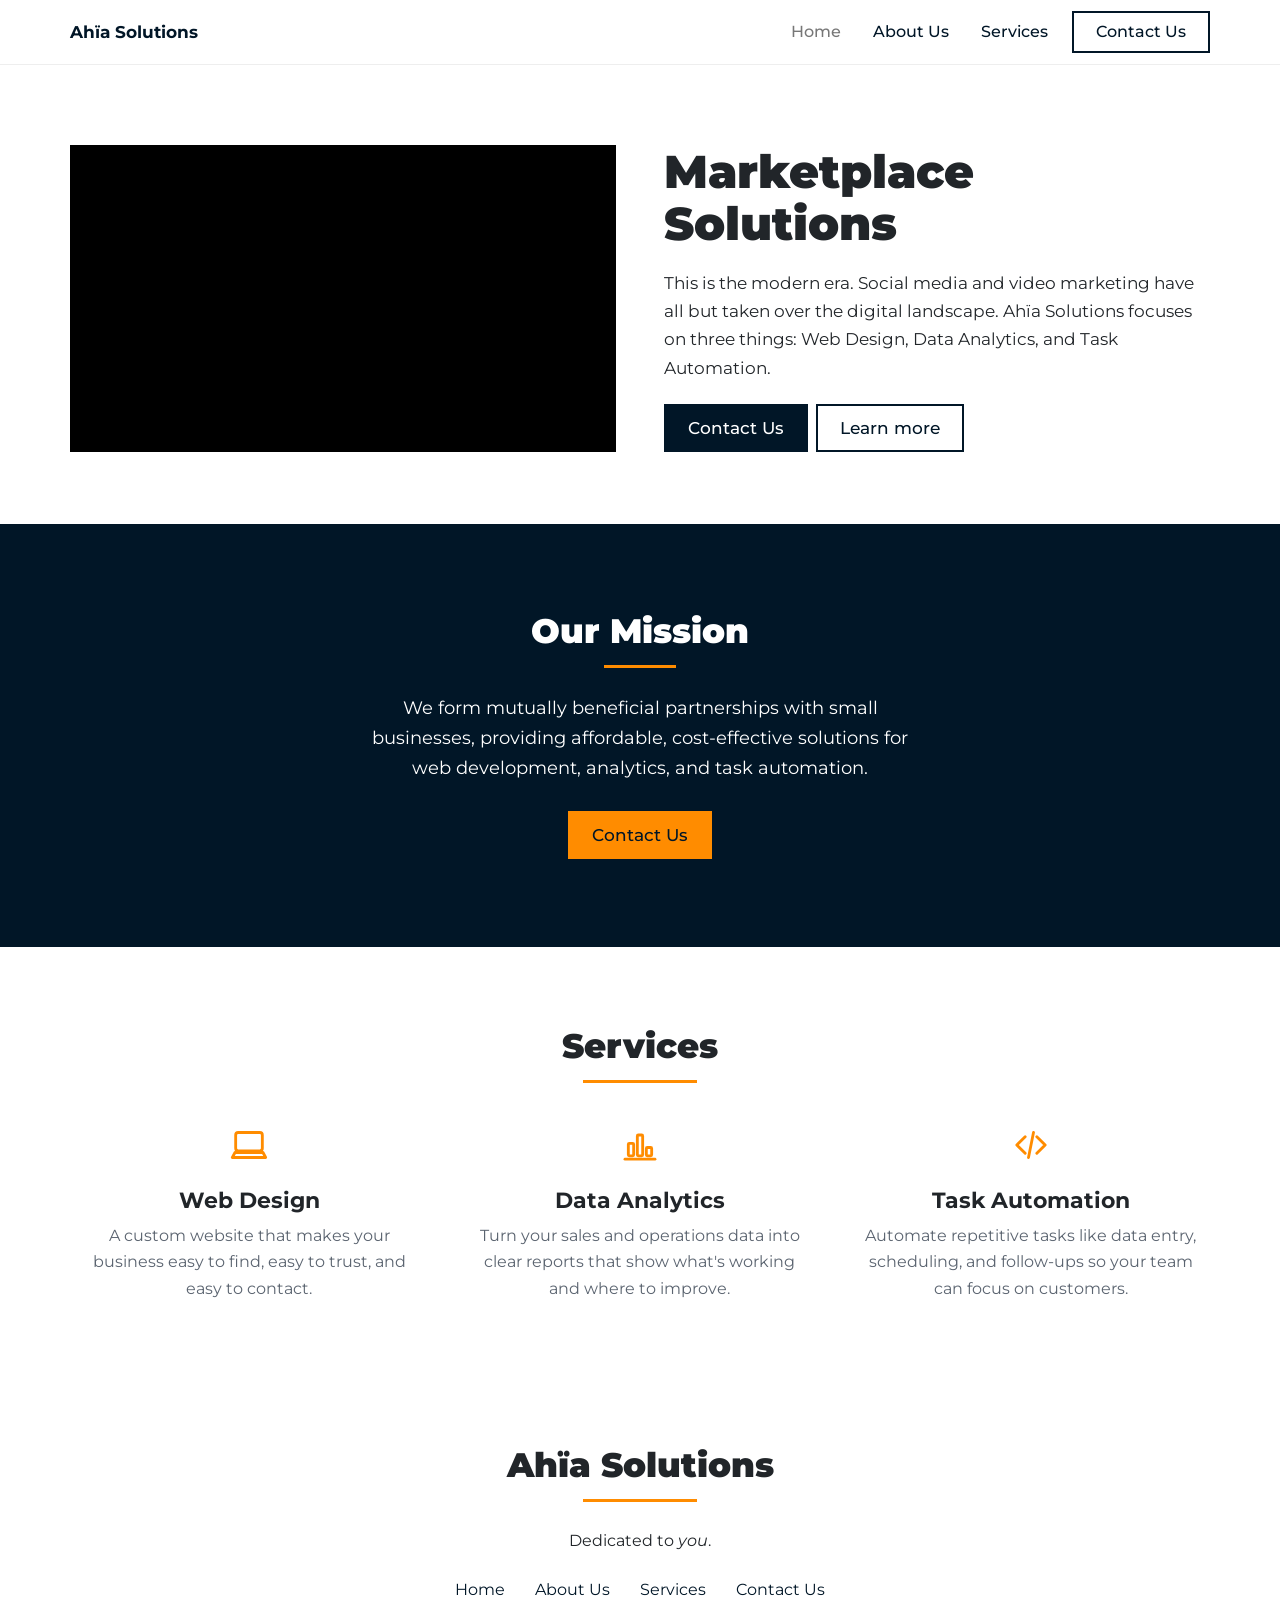
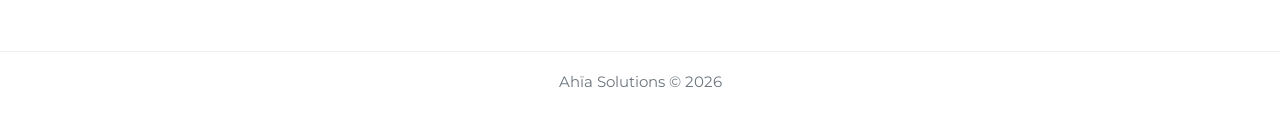
<file: index.html>
<!doctype html>
<html lang="en">
<head>
  <meta charset="utf-8">
  <meta name="viewport" content="width=device-width, initial-scale=1">
  <title>Ahïa Solutions</title>
  <meta name="description" content="Ahïa Solutions: web design, data analytics and task automation for small businesses.">
  <meta name="theme-color" content="#011627">
  <link rel="canonical" href="https://ahiasolutions.com/">
  <meta property="og:type" content="website">
  <meta property="og:title" content="Ahïa Solutions">
  <meta property="og:description" content="Ahïa Solutions: web design, data analytics and task automation for small businesses.">
  <meta property="og:image" content="https://ahiasolutions.com/img/socialmediaimg.png">
  <meta name="twitter:card" content="summary_large_image">
  <link rel="apple-touch-icon" sizes="180x180" href="apple-touch-icon.png">
  <link rel="icon" type="image/png" sizes="32x32" href="favicon-32x32.png">
  <link rel="icon" type="image/png" sizes="16x16" href="favicon-16x16.png">
  <link rel="manifest" href="site.webmanifest">
  <link rel="preconnect" href="https://fonts.googleapis.com">
  <link rel="preconnect" href="https://fonts.gstatic.com" crossorigin>
  <link href="https://fonts.googleapis.com/css2?family=Montserrat:wght@400;500;700;800;900&display=swap" rel="stylesheet">
  <link rel="stylesheet" href="assets/css/site.css">
</head>
<body data-page="home">
  <div id="site-header" class="nav"></div>
  <main id="app"><p class="container loading">Loading…</p></main>
  <div id="site-footer"></div>
  <noscript><p class="container">Ahïa Solutions: Web Design, Data Analytics and Task Automation. <a href="contact.html">Contact us</a>.</p></noscript>
  <script src="assets/js/common.js"></script>
  <script src="assets/js/site.js"></script>
</body>
</html>
</file>
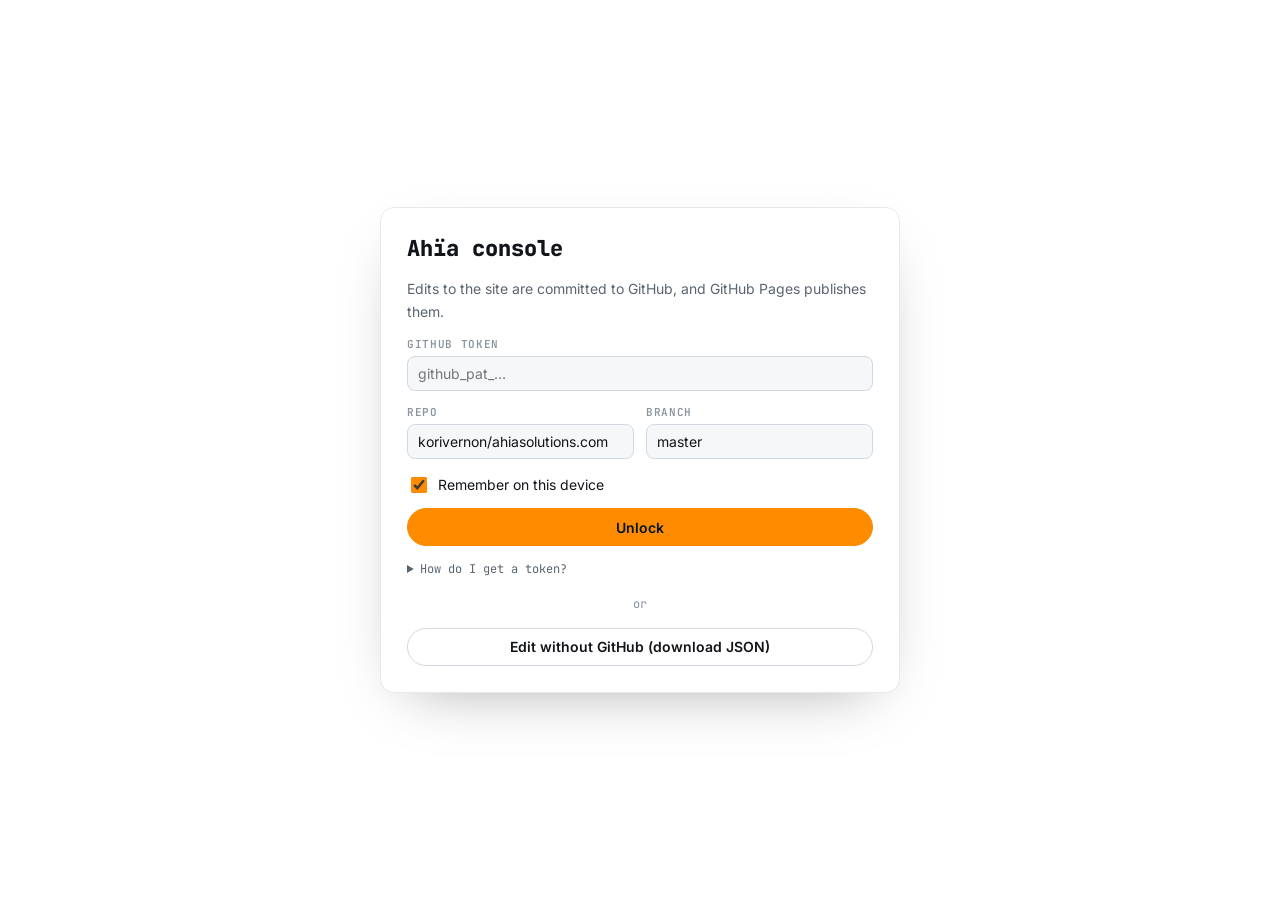
<file: admin/index.html>
<!doctype html>
<html lang="en">
<head>
  <meta charset="utf-8">
  <meta name="viewport" content="width=device-width, initial-scale=1, viewport-fit=cover">
  <meta name="theme-color" content="#011627">
  <meta name="apple-mobile-web-app-capable" content="yes">
  <meta name="mobile-web-app-capable" content="yes">
  <meta name="apple-mobile-web-app-status-bar-style" content="black-translucent">
  <meta name="apple-mobile-web-app-title" content="Ahïa Admin">
  <link rel="manifest" href="manifest.webmanifest">
  <link rel="apple-touch-icon" href="../apple-touch-icon.png">
  <meta name="robots" content="noindex, nofollow, noarchive">
  <meta name="referrer" content="no-referrer">
  <title>Ahïa Console</title>
  <link rel="icon" type="image/png" sizes="32x32" href="../favicon-32x32.png">
  <link rel="preconnect" href="https://fonts.googleapis.com">
  <link rel="preconnect" href="https://fonts.gstatic.com" crossorigin>
  <link href="https://fonts.googleapis.com/css2?family=Inter:wght@400;500;600;700;800&family=JetBrains+Mono:wght@400;500;700&display=swap" rel="stylesheet">
  <link rel="stylesheet" href="base.css">
  <link rel="stylesheet" href="../assets/css/admin.css">
  <script>
    try { var t = localStorage.getItem('ksv:theme'); if (t) document.documentElement.dataset.theme = t; } catch (e) {}
    window.KSV_BASE = '../';
  </script>
</head>
<body class="admin">
  <div id="root"><p class="wrap loading mono">&gt; console booting<span class="cursor">▍</span></p></div>
  <dialog id="modal" class="modal"></dialog>
  <div id="toast" class="toast" role="status" aria-live="polite"></div>
  <script src="../assets/js/common.js"></script>
  <script src="../assets/js/admin.js"></script>
</body>
</html>
</file>
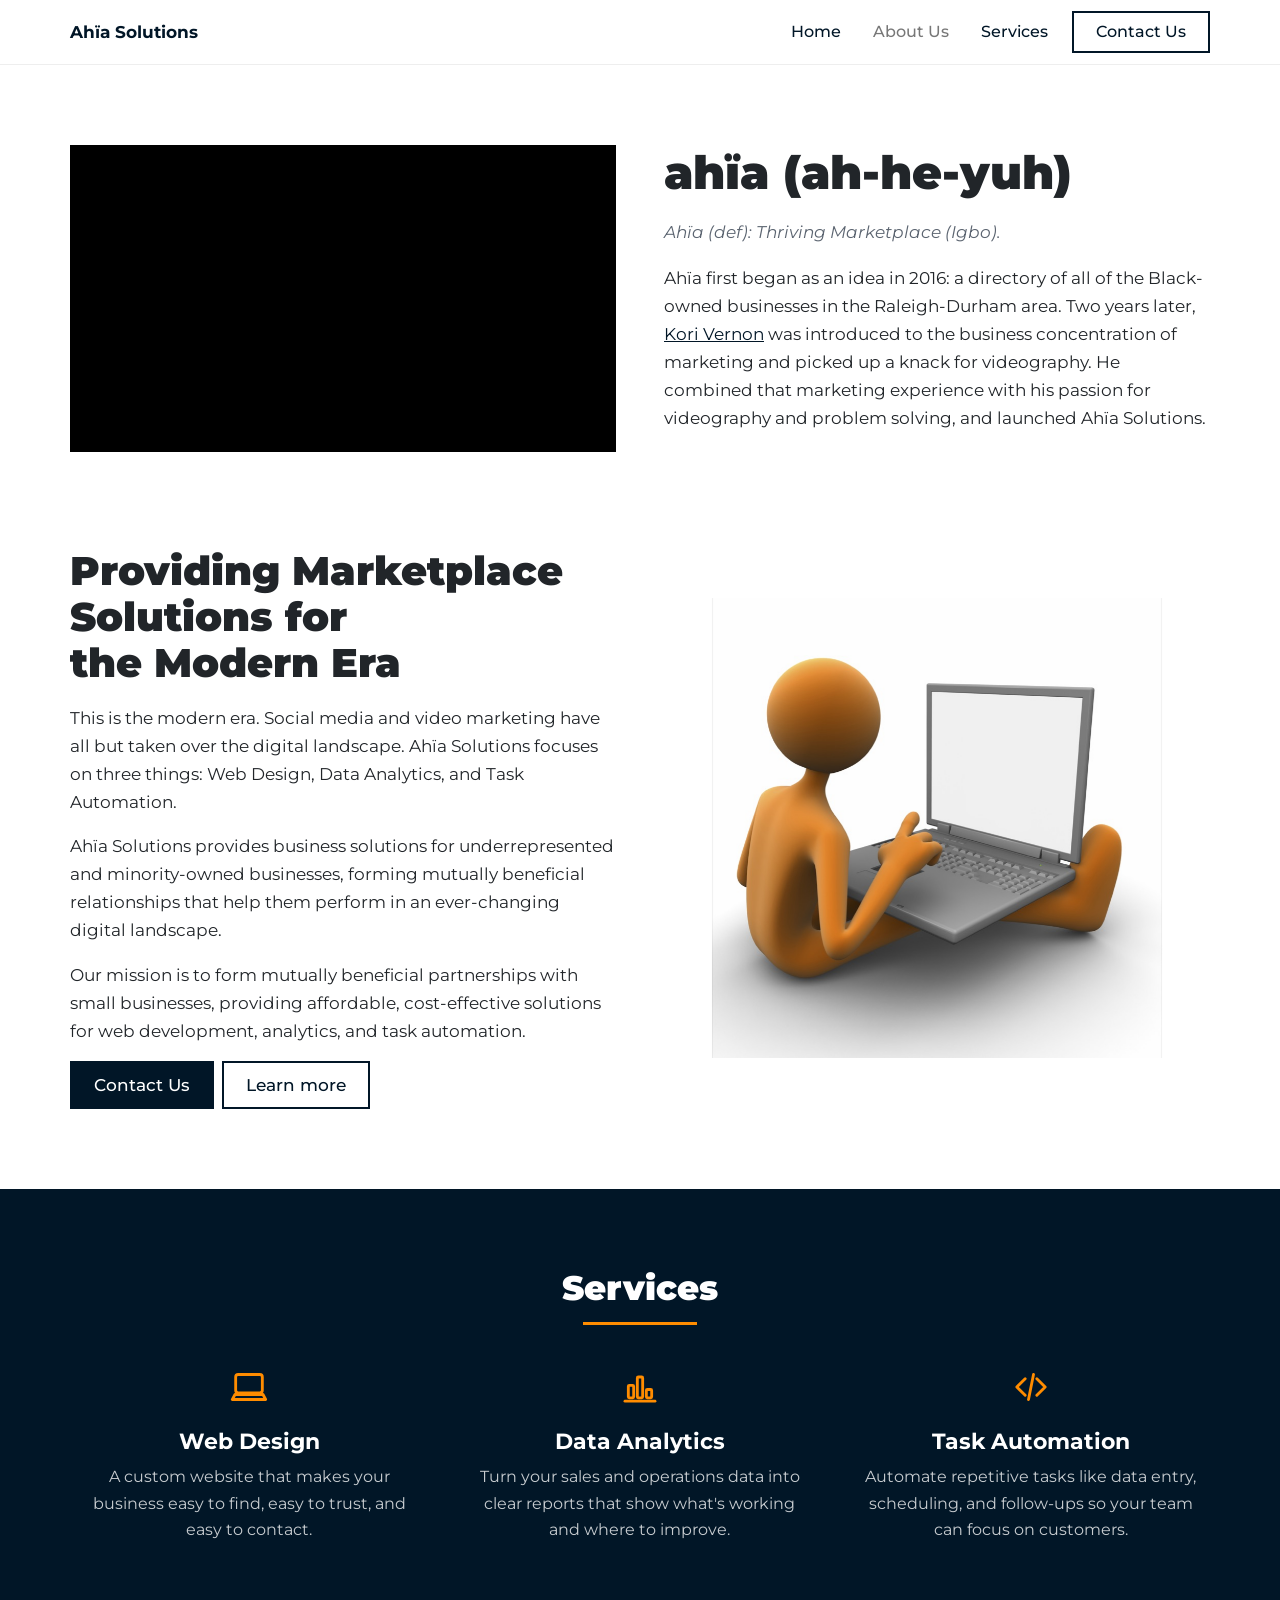
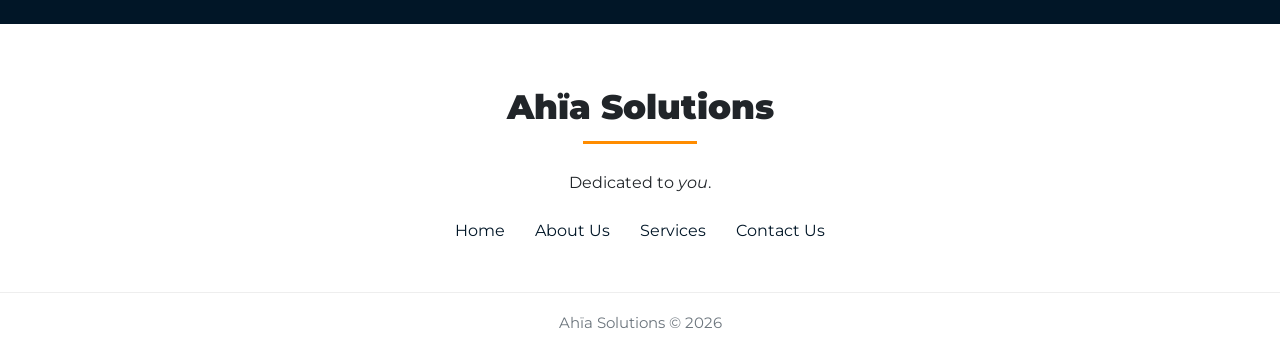
<file: about.html>
<!doctype html>
<html lang="en">
<head>
  <meta charset="utf-8">
  <meta name="viewport" content="width=device-width, initial-scale=1">
  <title>About Us · Ahïa Solutions</title>
  <meta name="description" content="The story behind Ahïa Solutions, from a Raleigh-Durham directory idea to marketplace solutions for small businesses.">
  <meta name="theme-color" content="#011627">
  <link rel="canonical" href="https://ahiasolutions.com/about.html">
  <meta property="og:type" content="website">
  <meta property="og:title" content="About Us · Ahïa Solutions">
  <meta property="og:description" content="The story behind Ahïa Solutions, from a Raleigh-Durham directory idea to marketplace solutions for small businesses.">
  <meta property="og:image" content="https://ahiasolutions.com/img/socialmediaimg.png">
  <meta name="twitter:card" content="summary_large_image">
  <link rel="apple-touch-icon" sizes="180x180" href="apple-touch-icon.png">
  <link rel="icon" type="image/png" sizes="32x32" href="favicon-32x32.png">
  <link rel="icon" type="image/png" sizes="16x16" href="favicon-16x16.png">
  <link rel="manifest" href="site.webmanifest">
  <link rel="preconnect" href="https://fonts.googleapis.com">
  <link rel="preconnect" href="https://fonts.gstatic.com" crossorigin>
  <link href="https://fonts.googleapis.com/css2?family=Montserrat:wght@400;500;700;800;900&display=swap" rel="stylesheet">
  <link rel="stylesheet" href="assets/css/site.css">
</head>
<body data-page="about">
  <div id="site-header" class="nav"></div>
  <main id="app"><p class="container loading">Loading…</p></main>
  <div id="site-footer"></div>
  <noscript><p class="container">Ahïa Solutions: Web Design, Data Analytics and Task Automation. <a href="contact.html">Contact us</a>.</p></noscript>
  <script src="assets/js/common.js"></script>
  <script src="assets/js/site.js"></script>
</body>
</html>
</file>
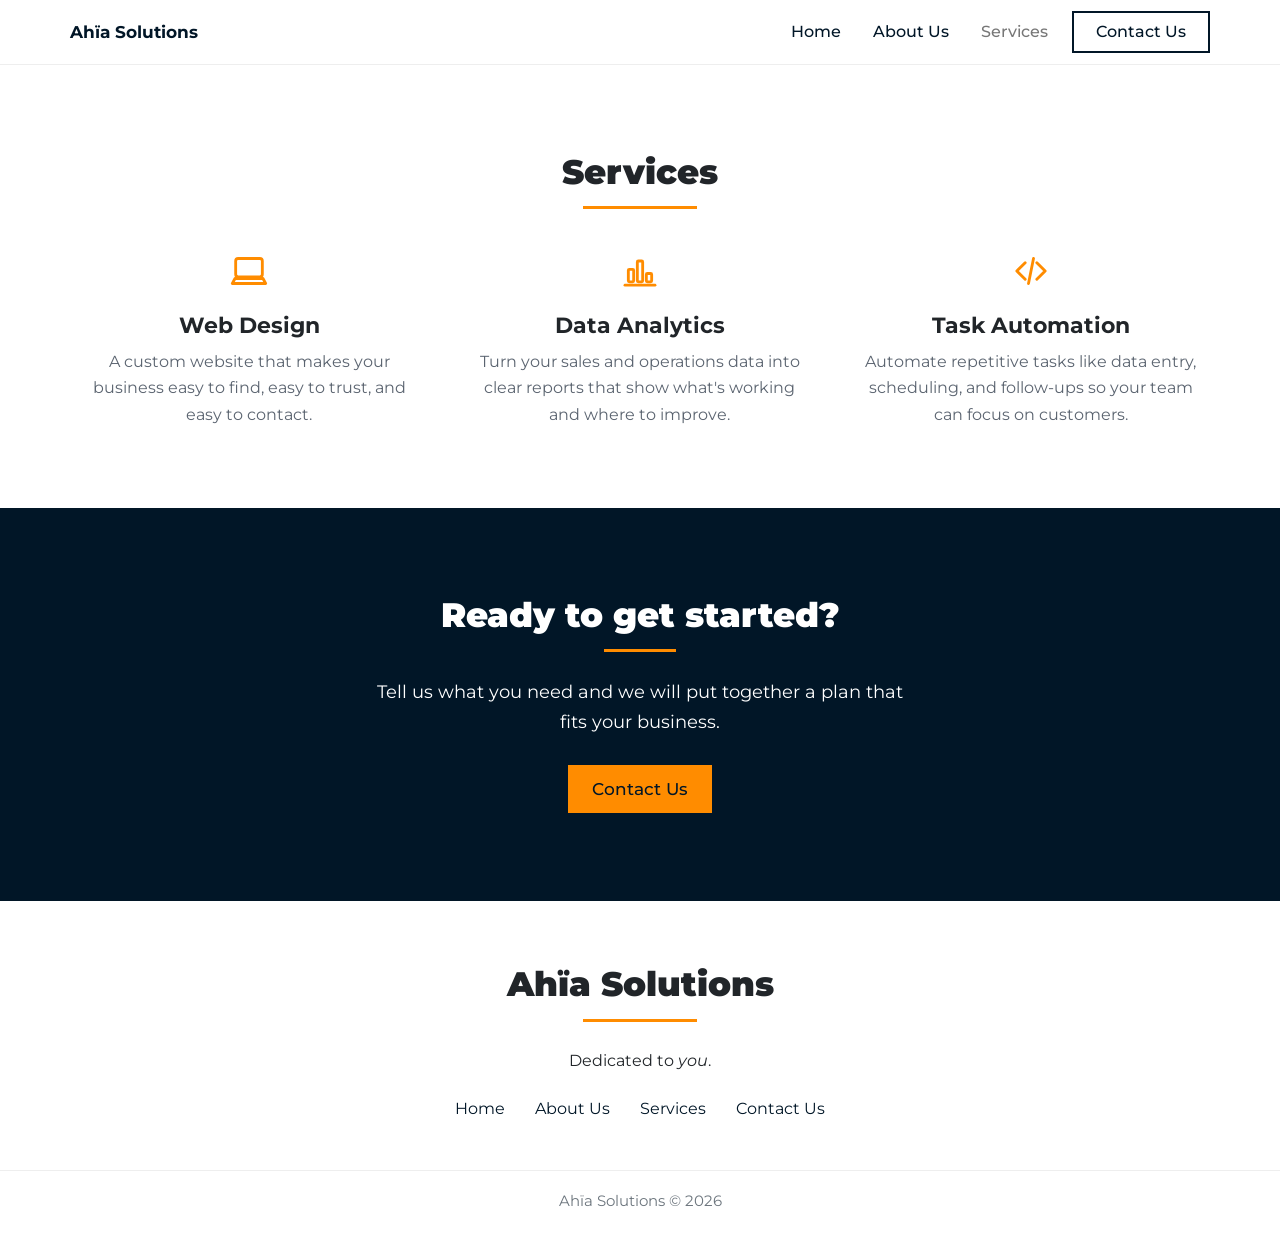
<file: services.html>
<!doctype html>
<html lang="en">
<head>
  <meta charset="utf-8">
  <meta name="viewport" content="width=device-width, initial-scale=1">
  <title>Services · Ahïa Solutions</title>
  <meta name="description" content="Web design, data analytics and task automation for small businesses.">
  <meta name="theme-color" content="#011627">
  <link rel="canonical" href="https://ahiasolutions.com/services.html">
  <meta property="og:type" content="website">
  <meta property="og:title" content="Services · Ahïa Solutions">
  <meta property="og:description" content="Web design, data analytics and task automation for small businesses.">
  <meta property="og:image" content="https://ahiasolutions.com/img/socialmediaimg.png">
  <meta name="twitter:card" content="summary_large_image">
  <link rel="apple-touch-icon" sizes="180x180" href="apple-touch-icon.png">
  <link rel="icon" type="image/png" sizes="32x32" href="favicon-32x32.png">
  <link rel="icon" type="image/png" sizes="16x16" href="favicon-16x16.png">
  <link rel="manifest" href="site.webmanifest">
  <link rel="preconnect" href="https://fonts.googleapis.com">
  <link rel="preconnect" href="https://fonts.gstatic.com" crossorigin>
  <link href="https://fonts.googleapis.com/css2?family=Montserrat:wght@400;500;700;800;900&display=swap" rel="stylesheet">
  <link rel="stylesheet" href="assets/css/site.css">
</head>
<body data-page="services">
  <div id="site-header" class="nav"></div>
  <main id="app"><p class="container loading">Loading…</p></main>
  <div id="site-footer"></div>
  <noscript><p class="container">Ahïa Solutions: Web Design, Data Analytics and Task Automation. <a href="contact.html">Contact us</a>.</p></noscript>
  <script src="assets/js/common.js"></script>
  <script src="assets/js/site.js"></script>
</body>
</html>
</file>
<file: admin/base.css>
:root {
  --bg: #ffffff;
  --bg-2: #f5f7f9;
  --panel: #ffffff;
  --panel-2: #f3f5f8;
  --line: #e5e9ee;
  --line-2: #d3d9e0;
  --text: #111418;
  --muted: #5a6470;
  --faint: #8b949e;
  --accent: var(--accent-custom, #0bb5c9);
  --accent-ink: #ffffff;
  --live: #109a5c;
  --amber: #b97700;
  --blue: #1f6fd1;
  --down: #d92d3f;
  --radius: 12px;
  --mono: "JetBrains Mono", ui-monospace, SFMono-Regular, Menlo, monospace;
  --sans: Inter, system-ui, -apple-system, "Segoe UI", sans-serif;
  --nav-h: 56px;
  --logo-ink: #1f2328;
  color-scheme: light;
}
@media (prefers-color-scheme: dark) {
  :root:not([data-theme="light"]) {
    --bg: #0b0d10; --bg-2: #11151a; --panel: #12161b; --panel-2: #181d23; --line: #222a33; --line-2: #2e3742;
    --text: #e8edf2; --muted: #9aa5b1; --faint: #6b7682; --accent: var(--accent-custom, #2fd3e6); --accent-ink: #001417;
    --live: #2ecc85; --amber: #ffb020; --blue: #5aa9ff; --down: #ff5c6c; --logo-ink: #e8edf2;
    color-scheme: dark;
  }
}
:root[data-theme="dark"] {
  --bg: #0b0d10; --bg-2: #11151a; --panel: #12161b; --panel-2: #181d23; --line: #222a33; --line-2: #2e3742;
  --text: #e8edf2; --muted: #9aa5b1; --faint: #6b7682; --accent: var(--accent-custom, #2fd3e6); --accent-ink: #001417;
  --live: #2ecc85; --amber: #ffb020; --blue: #5aa9ff; --down: #ff5c6c; --logo-ink: #e8edf2;
  color-scheme: dark;
}

* { box-sizing: border-box; }
html { scroll-behavior: smooth; scroll-padding-top: calc(var(--nav-h) + 16px); }
body { margin: 0; background: var(--bg); color: var(--text); font: 16px/1.65 var(--sans); -webkit-font-smoothing: antialiased; }
a { color: inherit; text-decoration-color: color-mix(in srgb, var(--accent) 60%, transparent); text-underline-offset: 3px; }
a:hover { color: var(--accent); }
img { max-width: 100%; display: block; }
.mono, code { font-family: var(--mono); }
code { font-size: .88em; background: var(--panel-2); border: 1px solid var(--line); padding: 1px 5px; border-radius: 5px; }
button { font: inherit; color: inherit; }
:focus-visible { outline: 2px solid var(--accent); outline-offset: 2px; border-radius: 4px; }

.wrap { width: min(860px, 100% - 32px); margin-inline: auto; }
.skip { position: absolute; left: -999px; }
.skip:focus { left: 16px; top: 8px; z-index: 100; background: var(--panel); padding: 6px 10px; }
.loading { padding: 120px 0; color: var(--muted); text-align: center; }
.cursor { animation: blink 1s steps(1) infinite; color: var(--accent); }
@keyframes blink { 50% { opacity: 0; } }
.tape { display: none; }
.sr-only { position: absolute; width: 1px; height: 1px; overflow: hidden; clip: rect(0 0 0 0); white-space: nowrap; }
.nav-links a[hidden] { display: none; }

/* ---------- nav ---------- */
.nav { position: sticky; top: 0; z-index: 20; height: var(--nav-h); background: color-mix(in srgb, var(--bg) 88%, transparent); backdrop-filter: blur(10px); border-bottom: 1px solid var(--line); }
.nav-inner { display: flex; align-items: center; gap: 18px; height: 100%; }
.nav-links { display: flex; gap: 20px; font-size: 14px; font-weight: 500; overflow-x: auto; scrollbar-width: none; min-width: 0; flex: 1; }
.nav-tools { display: flex; align-items: center; gap: 14px; flex-shrink: 0; margin-left: auto; }
.nav-side:empty { display: none; }
/* Desktop: full-width bar; section links centered, More and the theme toggle on the right edge. */
@media (min-width: 900px) {
  .nav .nav-inner { width: calc(100% - 48px); display: grid; grid-template-columns: 1fr auto 1fr; }
  .nav-side:empty { display: block; }
  .nav-links { justify-content: center; overflow: visible; }
  .nav-tools { justify-self: end; margin-left: 0; }
  .nav-home, .nav-side { justify-self: start; }
}
.nav-links a { text-decoration: none; white-space: nowrap; color: var(--muted); }
.nav-links a:hover { color: var(--text); }
.more-menu { position: relative; flex-shrink: 0; }
.more-btn { background: none; border: 0; cursor: pointer; font-size: 14px; font-weight: 500; color: var(--muted); padding: 6px 2px; }
.more-btn:hover, .more-btn[aria-expanded="true"] { color: var(--text); }
.more-panel { position: absolute; right: 0; top: calc(100% + 8px); min-width: 180px; display: grid; padding: 6px; background: var(--panel); border: 1px solid var(--line-2); border-radius: 10px; box-shadow: 0 12px 32px -12px rgba(0,0,0,.25); z-index: 30; }
.more-panel a { padding: 8px 10px; border-radius: 6px; text-decoration: none; font-size: 14px; color: var(--text); }
.more-panel a:hover { background: var(--panel-2); color: var(--accent); }
.icon-btn { background: none; border: 1px solid var(--line-2); border-radius: 8px; height: 32px; min-width: 32px; cursor: pointer; color: var(--muted); flex-shrink: 0; }
.icon-btn:hover { color: var(--text); border-color: var(--accent); }

/* ---------- hero / about ---------- */
.hero { text-align: center; padding: 44px 0 8px; position: relative; }
.logo { display: block; margin: 0 auto 16px; width: 132px; }
.logo img, .logo svg { display: block; width: 100%; height: auto; }
.name { font-size: clamp(34px, 6vw, 48px); line-height: 1.1; letter-spacing: -.02em; margin: 0 0 6px; font-weight: 800; }
.headline { margin: 0; color: var(--muted); font-size: 18px; }
.typed { color: var(--accent); font-size: 20px; min-height: 1.6em; margin: 0 0 22px; }
.photo { width: 240px; height: 240px; border-radius: 50%; object-fit: cover; margin: 0 auto 18px; background: var(--bg-2); }
.hero-links { display: flex; flex-wrap: wrap; gap: 6px; justify-content: center; margin-bottom: 32px; }
.icon-link { display: inline-grid; place-items: center; width: 44px; height: 44px; border-radius: 50%; color: var(--text); text-decoration: none; transition: color .15s, background .15s; }
.icon-link svg { width: 24px; height: 24px; }
.icon-link:hover { color: var(--accent); background: var(--panel-2); }
.bio { text-align: left; color: var(--muted); font-size: 17px; max-width: 70ch; margin: 0 auto; }
.bio p { margin: 0 0 14px; }

/* ---------- sections ---------- */
section.block { padding: 56px 0 0; position: relative; }
.sec-title { text-align: center; font-size: 30px; font-weight: 800; letter-spacing: -.015em; margin: 0 0 10px; }
.heading-line { width: 56px; height: 3px; border-radius: 3px; background: var(--accent); margin: 0 auto 28px; }

.sec-img { display: block; width: min(560px, 100%); height: auto; margin: 0 auto 24px; border-radius: var(--radius); }

/* featured project cards */
.featured { display: grid; grid-template-columns: repeat(2, 1fr); gap: 14px; margin-bottom: 26px; }
.card { position: relative; background: var(--panel); border: 1px solid var(--line); border-radius: var(--radius); padding: 18px; transition: border-color .15s, box-shadow .15s; }
.card:hover { border-color: color-mix(in srgb, var(--accent) 55%, var(--line)); box-shadow: 0 8px 24px -16px color-mix(in srgb, var(--accent) 60%, transparent); }
.card .img { margin: -18px -18px 14px; aspect-ratio: 16/7; overflow: hidden; border-radius: var(--radius) var(--radius) 0 0; background: var(--bg-2); }
.card .img img { width: 100%; height: 100%; object-fit: cover; }
.card-top { display: flex; justify-content: space-between; align-items: center; gap: 10px; }
.card h3 { margin: 0; font-size: 18px; flex: 1; min-width: 0; }
.picon { width: 40px; height: 40px; border-radius: 10px; flex-shrink: 0; object-fit: cover; }
.picon.sm { width: 22px; height: 22px; border-radius: 6px; display: inline-block; vertical-align: -5px; margin-right: 8px; }
.card-top { justify-content: flex-start; }
.card p { color: var(--muted); margin: 6px 0 12px; font-size: 15px; }
.tags { display: flex; flex-wrap: wrap; gap: 6px; align-items: center; }
.tag { font: 500 11.5px var(--mono); color: var(--muted); background: var(--panel-2); border-radius: 6px; padding: 2px 8px; }
.links { display: flex; gap: 14px; margin-top: 12px; font-size: 13.5px; font-weight: 600; }
.links a { text-decoration: none; color: var(--accent); }
.status { font: 600 10.5px var(--mono); letter-spacing: .05em; padding: 2px 7px; border-radius: 5px; text-transform: uppercase; white-space: nowrap; }
.status.live { color: var(--live); background: color-mix(in srgb, var(--live) 13%, transparent); }
.status.building { color: var(--amber); background: color-mix(in srgb, var(--amber) 13%, transparent); }
.status.shipped { color: var(--blue); background: color-mix(in srgb, var(--blue) 13%, transparent); }
.status.archived { color: var(--faint); background: var(--panel-2); }

/* project list */
.chips { display: flex; flex-wrap: wrap; gap: 6px; justify-content: center; margin-bottom: 14px; }
.chip { height: 32px; padding: 0 12px; border-radius: 999px; cursor: pointer; border: 1px solid var(--line-2); background: none; color: var(--muted); font-size: 13.5px; font-weight: 500; }
.chip:hover { color: var(--text); }
.chip[aria-pressed="true"] { color: var(--accent-ink); background: var(--accent); border-color: var(--accent); }
.chip .n { opacity: .65; }
.plist { border-top: 1px solid var(--line); }
.prow { border-bottom: 1px solid var(--line); }
.prow-btn { display: grid; grid-template-columns: minmax(140px, 220px) minmax(0, 1fr) 48px; gap: 16px; align-items: baseline; width: 100%; padding: 12px 4px; background: none; border: 0; text-align: left; cursor: pointer; }
.prow-btn:hover .pname { color: var(--accent); }
.pname { font-weight: 600; }
.psum { color: var(--muted); font-size: 14.5px; overflow: hidden; text-overflow: ellipsis; white-space: nowrap; }
.prow.open .psum { white-space: normal; }
.pyear { color: var(--faint); font-size: 12.5px; text-align: right; }
.pdetail { position: relative; padding: 0 4px 16px; color: var(--muted); font-size: 15px; }
.pdetail p { margin: 0 0 10px; }
.pdetail .meta { font-size: 12px; color: var(--faint); margin: 10px 0 0; }
.empty { text-align: center; color: var(--muted); padding: 20px; }
.more { display: flex; justify-content: center; padding: 18px 0 0; }
.btn { display: inline-flex; align-items: center; gap: 8px; height: 38px; padding: 0 16px; border-radius: 999px; text-decoration: none; font-weight: 600; font-size: 14px; border: 1px solid var(--line-2); background: var(--panel); cursor: pointer; }
.btn:hover { border-color: var(--accent); }

/* experience */
.subsec { margin: 8px 0 14px; font-size: 13px; font-weight: 700; color: var(--faint); text-transform: uppercase; letter-spacing: .08em; text-align: center; }
.job + .subsec { margin-top: 34px; }
.job { position: relative; background: var(--panel); border: 1px solid var(--line); border-radius: var(--radius); padding: 18px 20px; margin-bottom: 14px; }
.job h3, .edu h3 { margin: 0; font-size: 18px; line-height: 1.35; }
.job h3 a { color: var(--accent); text-decoration: none; }
.org-logo { display: inline-block; width: 28px; height: 28px; border-radius: 7px; object-fit: contain; vertical-align: -7px; margin-right: 10px; background: #fff; }
.when { margin: 2px 0 0; color: var(--faint); font-size: 14px; }
.job ul { margin: 10px 0 0; padding-left: 18px; color: var(--muted); font-size: 15px; }
.job li { margin: 4px 0; }
.job li::marker { color: var(--accent); }

/* education */
.edu { position: relative; margin-bottom: 22px; }
.edu p { color: var(--muted); margin: 4px 0 0; }
.beyond { position: relative; color: var(--muted); margin-top: 8px; }
.video { aspect-ratio: 16/9; border-radius: var(--radius); overflow: hidden; background: #000; margin-top: 14px; }
.video iframe { width: 100%; height: 100%; border: 0; }

/* skills */
.skills { display: grid; gap: 22px; }
.skill-group { position: relative; }
.skill-group h3 { margin: 0 0 10px; font-size: 13px; font-weight: 700; color: var(--faint); text-transform: uppercase; letter-spacing: .08em; text-align: center; }
.pills { display: flex; flex-wrap: wrap; gap: 8px; justify-content: center; }
.pill { font-size: 14px; padding: 5px 12px; border-radius: 999px; background: var(--panel-2); border: 1px solid var(--line); }

/* want-to-chat block */
.cta-block { position: relative; text-align: center; margin-top: 72px; padding: 40px 24px; background: var(--panel-2); border: 1px solid var(--line); border-radius: var(--radius); }
.cta-block .sec-title { font-size: 28px; }
.cta-text { color: var(--muted); font-size: 17px; max-width: 46ch; margin: 0 auto 22px; text-wrap: balance; }
.cta-actions { display: flex; flex-wrap: wrap; gap: 10px; justify-content: center; }
.btn-accent { background: var(--accent); border-color: var(--accent); color: var(--accent-ink); }
.btn-accent:hover { color: var(--accent-ink); filter: brightness(1.06); }
.cta-block + footer { margin-top: 48px; }

/* footer */
footer { margin-top: 72px; border-top: 1px solid var(--line); padding: 40px 0 48px; text-align: center; color: var(--muted); font-size: 14px; }
.quote { font-size: 16px; color: var(--text); max-width: 60ch; margin: 0 auto 4px; font-style: italic; }
.quote-by { font-weight: 700; margin: 0 0 22px; }
.foot-links { display: flex; flex-wrap: wrap; gap: 8px 18px; justify-content: center; margin-bottom: 12px; }
.foot-links a { text-decoration: none; }
.copy { margin: 0; color: var(--faint); }

/* draft banner + edit affordances */
.banner { position: fixed; bottom: 16px; left: 50%; transform: translateX(-50%); z-index: 40; background: var(--amber); color: #1a1200; font: 700 12px var(--mono); padding: 8px 14px; border-radius: 8px; box-shadow: 0 8px 30px rgba(0,0,0,.3); display: flex; gap: 12px; }
.banner a { color: inherit; }
.edit-fab { position: fixed; right: 16px; bottom: 16px; z-index: 40; }
.editing [data-edit] { outline: 1px dashed color-mix(in srgb, var(--amber) 70%, transparent); outline-offset: 4px; }
.edit-pen { display: none; }
.editing .edit-pen {
  display: inline-flex; position: absolute; top: -10px; right: -10px; z-index: 5; width: 24px; height: 24px; border-radius: 50%;
  align-items: center; justify-content: center; background: var(--amber); color: #1a1200; font-size: 12px; text-decoration: none;
}

/* hidden terminal (⌘K or /) */
.cmd { position: fixed; inset: 0; z-index: 50; background: rgba(0, 0, 0, .5); display: flex; justify-content: center; align-items: flex-start; padding: 12vh 16px 0; }
.cmd[hidden] { display: none; }
.cmd-panel { width: min(600px, 100%); background: #0e1216; color: #e8edf2; border: 1px solid #2e3742; border-radius: 12px; overflow: hidden; box-shadow: 0 30px 80px rgba(0,0,0,.5); }
.cmd-input-row { display: flex; align-items: center; gap: 10px; padding: 14px 16px; border-bottom: 1px solid #222a33; }
.cmd-input-row .prompt { color: #2fd3e6; font-size: 14px; }
.cmd-input-row input { flex: 1; min-width: 0; background: none; border: 0; color: inherit; font-size: 16px; outline: none; }
.cmd-out { max-height: 50vh; overflow: auto; padding: 8px 0; font-size: 13px; }
.cmd-out .row { display: flex; gap: 12px; padding: 7px 16px; cursor: pointer; }
.cmd-out .row[aria-selected="true"], .cmd-out .row:hover { background: #181d23; }
.cmd-out .row .k { color: #2fd3e6; min-width: 72px; font-weight: 700; }
.cmd-out .row .t { color: #9aa5b1; overflow: hidden; text-overflow: ellipsis; white-space: nowrap; }
.cmd-out .msg { padding: 8px 16px; color: #9aa5b1; white-space: pre-wrap; }

@media (max-width: 680px) {
  .featured { grid-template-columns: 1fr; }
  .prow-btn { grid-template-columns: minmax(0, 1fr) 44px; gap: 4px 12px; }
  .psum { grid-column: 1 / -1; grid-row: 2; white-space: normal; }
  .photo { width: 190px; height: 190px; }
}
@media (prefers-reduced-motion: reduce) {
  html { scroll-behavior: auto; }
  .cursor { animation: none; }
}
.more-panel[hidden], .more-menu[hidden] { display: none; }

/* ---------- secondary pages (food, resources, learn python…) ---------- */
.nav-home { display: inline-flex; flex-shrink: 0; }
.nav-home img { width: 44px; height: auto; }
.page { padding-block: 40px 0; }
.page-head { text-align: center; margin-bottom: 8px; }
.page-head .sec-title { font-size: clamp(28px, 5vw, 38px); }
.lede { color: var(--muted); font-size: 17px; max-width: 62ch; margin: 0 auto 28px; text-align: center; text-wrap: balance; }
.page h2 { font-size: 22px; letter-spacing: -.01em; margin: 40px 0 6px; text-wrap: balance; text-align: center; }
.page h2 + .heading-line { margin: 0 auto 18px; width: 40px; }
.page h3 { font-size: 17px; margin: 22px 0 6px; }
.page p, .page li { color: var(--muted); }
.page a { color: var(--accent); }

.link-cards { display: grid; gap: 12px; }
.lcard { display: block; position: relative; background: var(--panel); border: 1px solid var(--line); border-radius: var(--radius); padding: 16px 18px; text-decoration: none; transition: border-color .15s, transform .15s; }
.lcard:hover { border-color: var(--accent); transform: translateY(-1px); }
.lcard h3 { margin: 0 0 4px; font-size: 17px; color: var(--text); }
.lcard h3::after { content: " ↗"; color: var(--accent); font-weight: 500; }
.lcard[href$=".html"] h3::after, .lcard[href^="#"] h3::after { content: " →"; }
.lcard p { margin: 0; font-size: 15px; color: var(--muted); }
.lcard .meta { display: block; margin-top: 6px; font: 12px var(--mono); color: var(--faint); }
.link-cards.cols { grid-template-columns: repeat(2, minmax(0, 1fr)); }

.prose { max-width: 70ch; margin: 0 auto; }
.prose ul, .prose ol { padding-left: 20px; }
.prose li { margin: 4px 0; }
.prose pre { background: var(--panel-2); border: 1px solid var(--line); border-radius: 10px; padding: 14px 16px; overflow-x: auto; font: 13.5px/1.6 var(--mono); color: var(--text); }
.prose pre code { background: none; border: 0; padding: 0; }
.table-wrap { overflow-x: auto; border: 1px solid var(--line); border-radius: 10px; margin: 12px 0 20px; }
.page table { width: 100%; border-collapse: collapse; font-size: 14.5px; }
.page th, .page td { text-align: left; padding: 9px 12px; border-bottom: 1px solid var(--line); vertical-align: top; }
.page th { font: 600 12px var(--mono); text-transform: uppercase; letter-spacing: .05em; color: var(--faint); background: var(--panel-2); }
.page tr:last-child td { border-bottom: 0; }
.page figure { margin: 20px auto; text-align: center; }
.page figure img { margin: 0 auto; border-radius: var(--radius); }
.page figcaption { color: var(--faint); font-size: 13px; margin-top: 6px; }
.more-panel a[aria-current="page"] { color: var(--accent); }
@media (max-width: 680px) { .link-cards.cols { grid-template-columns: 1fr; } }
</file>
<file: assets/css/admin.css>
body.admin { background-image: none; }
.gate { min-height: 100vh; display: grid; place-items: center; padding: 24px 16px; }
.gate-box { width: min(520px, 100%); background: var(--panel); border: 1px solid var(--line); border-radius: 14px; padding: 26px; box-shadow: 0 20px 60px -30px rgba(0,0,0,.4); }
.gate-box h1 { margin: 0 0 4px; font: 800 22px var(--mono); }
.gate-box p { color: var(--muted); font-size: 14px; }
.gate-box ol { color: var(--muted); font-size: 13.5px; padding-left: 18px; }
.gate-box .or { text-align: center; color: var(--faint); font: 12px var(--mono); margin: 16px 0; }

.field { display: grid; gap: 5px; margin-bottom: 14px; align-content: start; }
.field > span { font: 600 11px var(--mono); color: var(--faint); text-transform: uppercase; letter-spacing: .06em; }
.field small { color: var(--faint); font-size: 12px; }
.field input:not([type=checkbox]):not([type=range]):not([type=color]), .field textarea, .field select {
  width: 100%; background: var(--bg-2); color: var(--text); border: 1px solid var(--line-2); border-radius: 8px;
  padding: 8px 10px; font: 14px var(--sans);
}
.field textarea { font: 13.5px/1.55 var(--mono); resize: vertical; }
.field input:focus, .field textarea:focus, .field select:focus { outline: none; border-color: var(--accent); }
.check { display: flex; gap: 8px; align-items: center; font-size: 14px; margin-bottom: 12px; cursor: pointer; }
.check input { accent-color: var(--accent); width: 16px; height: 16px; }
.row2 { display: grid; grid-template-columns: 1fr 1fr; gap: 12px; }
.row3 { display: grid; grid-template-columns: 1fr 1fr 1fr; gap: 12px; }

/* shell */
.shell { display: grid; grid-template-columns: 220px 1fr; min-height: 100vh; }
.side { border-right: 1px solid var(--line); background: var(--bg-2); padding: 18px 12px; position: sticky; top: 0; height: 100vh; overflow: auto; }
.side .brand { margin: 0 8px 18px; }
.side nav { display: grid; gap: 2px; }
.side nav a { display: flex; justify-content: space-between; padding: 8px 10px; border-radius: 7px; text-decoration: none; font-size: 14px; color: var(--muted); }
.side nav a:hover { color: var(--text); background: var(--panel); }
.side nav a[aria-current="page"] { color: var(--text); background: var(--panel); box-shadow: inset 2px 0 0 var(--accent); }
.side nav a .n { font: 11px var(--mono); color: var(--faint); }
.side .who { margin: 22px 8px 0; font: 11px/1.6 var(--mono); color: var(--faint); word-break: break-all; }
.side .who button { margin-top: 8px; }

.topbar { position: sticky; top: 0; z-index: 10; display: flex; gap: 10px; align-items: center; flex-wrap: wrap; padding: 12px 24px; border-bottom: 1px solid var(--line); background: color-mix(in srgb, var(--bg) 88%, transparent); backdrop-filter: blur(10px); }
.topbar h1 { margin: 0; font-size: 20px; }
.topbar .dirty { font: 600 12px var(--mono); color: var(--amber); }
.topbar .clean { font: 600 12px var(--mono); color: var(--faint); }
.topbar .sp { flex: 1; }
.btn.sm { height: 32px; padding: 0 12px; font-size: 13px; }
.btn.danger { color: var(--down); }
.btn.danger:hover { border-color: var(--down); color: var(--down); }
.btn:disabled { opacity: .45; cursor: not-allowed; }
.content { padding: 22px 24px 80px; max-width: 1080px; }
.hint { color: var(--muted); font-size: 13.5px; margin: 0 0 16px; }
.formcard { background: var(--panel); border: 1px solid var(--line); border-radius: var(--radius); padding: 18px; margin-bottom: 16px; }
.formcard h2 { margin: 0 0 14px; font: 600 12px var(--mono); color: var(--faint); text-transform: uppercase; letter-spacing: .08em; }

/* item list */
.list { border: 1px solid var(--line); border-radius: var(--radius); background: var(--panel); overflow: hidden; }
.item { display: grid; grid-template-columns: 64px minmax(0, 1fr) auto; gap: 12px; align-items: center; padding: 9px 12px; border-bottom: 1px solid var(--line); }
.item:last-child { border-bottom: 0; }
.item.is-hidden .s, .item.is-hidden .t { opacity: .45; }
.item .s { font: 700 13px var(--mono); }
.item .t { min-width: 0; }
.item .t b { display: block; overflow: hidden; text-overflow: ellipsis; white-space: nowrap; }
.item .t small { color: var(--faint); font: 12px var(--mono); }
.item .acts { display: flex; gap: 4px; align-items: center; }
.ib { width: 32px; height: 32px; border-radius: 7px; border: 1px solid transparent; background: none; cursor: pointer; color: var(--muted); font-size: 15px; display: inline-grid; place-items: center; }
.ib:hover { border-color: var(--line-2); color: var(--text); background: var(--panel-2); }
.ib.on { color: var(--amber); }
.ib.danger:hover { color: var(--down); border-color: var(--down); }
.ib:disabled { opacity: .25; pointer-events: none; }
.listbar { display: flex; flex-wrap: wrap; gap: 8px; align-items: center; margin-bottom: 12px; }
.listbar .sp { flex: 1; }

/* repeaters */
.rep { display: grid; gap: 8px; }
.rep-row { display: grid; grid-template-columns: 1fr 2fr 32px; gap: 8px; }
.rep-row input { width: 100%; background: var(--bg-2); color: var(--text); border: 1px solid var(--line-2); border-radius: 8px; padding: 7px 9px; font: 13.5px var(--sans); }
.upl { display: flex; gap: 8px; align-items: center; }
.upl input[type=text] { flex: 1; }
.thumb { width: 44px; height: 44px; object-fit: cover; border-radius: 6px; border: 1px solid var(--line-2); background: var(--bg-2); }

/* modal */
.modal { width: min(760px, 100% - 24px); max-height: 92vh; padding: 0; border: 1px solid var(--line-2); border-radius: 14px; background: var(--panel); color: var(--text); box-shadow: 0 30px 80px rgba(0,0,0,.55); }
.modal::backdrop { background: rgba(0, 0, 0, .6); }
.modal-head { display: flex; align-items: center; gap: 10px; padding: 14px 18px; border-bottom: 1px solid var(--line); position: sticky; top: 0; background: var(--panel); z-index: 2; }
.modal-head h2 { margin: 0; font-size: 17px; flex: 1; }
.modal-body { padding: 18px; }
.modal-foot { display: flex; gap: 8px; justify-content: flex-end; padding: 12px 18px; border-top: 1px solid var(--line); position: sticky; bottom: 0; background: var(--panel); }

.toast { position: fixed; bottom: 18px; left: 50%; transform: translateX(-50%) translateY(20px); opacity: 0; transition: .2s; z-index: 100; background: var(--panel-2); border: 1px solid var(--line-2); padding: 10px 14px; border-radius: 9px; font: 13px var(--mono); pointer-events: none; max-width: calc(100% - 32px); }
.toast.show { opacity: 1; transform: translateX(-50%); }
.toast.err { border-color: var(--down); color: var(--down); }
.toast.ok { border-color: var(--accent); }
.mode-pill { font: 700 11px var(--mono); padding: 2px 8px; border-radius: 5px; background: color-mix(in srgb, var(--amber) 18%, transparent); color: var(--amber); }
.mode-pill.gh { background: color-mix(in srgb, var(--accent) 18%, transparent); color: var(--accent); }

@media (max-width: 820px) {
  .shell { grid-template-columns: 1fr; }
  .side { position: static; height: auto; border-right: 0; border-bottom: 1px solid var(--line); }
  .side nav { grid-auto-flow: column; overflow-x: auto; }
  .side nav a .n, .side .who { display: none; }
  .row2, .row3 { grid-template-columns: 1fr; }
  .content, .topbar { padding-inline: 16px; }
  .item { grid-template-columns: 50px minmax(0, 1fr); }
  .item .acts { grid-column: 1 / -1; justify-content: flex-end; }
}
.brand { display: inline-flex; align-items: center; gap: 8px; text-decoration: none; font: 800 17px var(--mono); }
.brand-dot { width: 8px; height: 8px; border-radius: 50%; background: var(--accent); }
.btn.primary { background: var(--accent); color: var(--accent-ink); border-color: var(--accent); }
.btn.sm { border-radius: 8px; }
.input { height: 32px; border-radius: 8px; border: 1px solid var(--line-2); background: var(--panel); color: var(--text); padding: 0 10px; font: 13px var(--mono); }

.switch { display: inline-flex; align-items: center; gap: 6px; height: 28px; padding: 0 8px 0 3px; border-radius: 999px; border: 1px solid var(--line-2); background: var(--panel-2); cursor: pointer; font: 600 11px var(--mono); color: var(--faint); }
.switch .knob { width: 22px; height: 22px; border-radius: 50%; background: var(--line-2); transition: transform .15s, background .15s; }
.switch[aria-checked="true"] { background: color-mix(in srgb, var(--accent) 16%, var(--panel)); border-color: var(--accent); color: var(--accent); flex-direction: row-reverse; padding: 0 3px 0 8px; }
.switch[aria-checked="true"] .knob { background: var(--accent); }
.switch .lbl { min-width: 20px; text-align: center; }

/* Phones: 16px text in fields so iOS doesn't zoom in when one is focused. */
@media (max-width: 820px), (pointer: coarse) {
  body.admin input:not([type=checkbox]):not([type=range]):not([type=color]),
  body.admin textarea, body.admin select { font-size: 16px; }
}

/* Installed as an app (home screen): keep clear of the notch and home indicator. */
body.admin { padding-left: env(safe-area-inset-left, 0px); padding-right: env(safe-area-inset-right, 0px); }
.topbar { padding-top: max(12px, env(safe-area-inset-top, 0px)); }
.side { padding-top: max(18px, env(safe-area-inset-top, 0px)); }
.content { padding-bottom: max(80px, calc(env(safe-area-inset-bottom, 0px) + 40px)); }
.gate { padding-top: max(24px, env(safe-area-inset-top, 0px)); padding-bottom: max(24px, env(safe-area-inset-bottom, 0px)); }
@media (max-width: 820px) {
  .side nav a { white-space: nowrap; }
  .topbar .sp { flex-basis: 100%; height: 0; }
}

/* Ahïa brand in the console */
:root { --accent: #ff8c00; --accent-ink: #011627; }
@media (prefers-color-scheme: dark) { :root:not([data-theme="light"]) { --accent: #ff9d2e; --accent-ink: #011627; } }
:root[data-theme="dark"] { --accent: #ff9d2e; --accent-ink: #011627; }
</file>
<file: assets/css/site.css>
/* Ahïa Solutions — same look as the 2022 site (navy + orange, Montserrat, square buttons), rebuilt without Bootstrap. */
:root {
  --navy: #011627;
  --orange: #ff8c00;
  --ink: #212529;
  --muted: #5b6470;
  --line: #eeeeee;
  --white: #ffffff;
  --font: "Montserrat", system-ui, -apple-system, "Segoe UI", sans-serif;
  color-scheme: light;
}

* { box-sizing: border-box; }
html { scroll-behavior: smooth; }
body { margin: 0; font: 400 16px/1.65 var(--font); color: var(--ink); background: var(--white); -webkit-font-smoothing: antialiased; }
img { max-width: 100%; height: auto; display: block; }
a { color: var(--navy); }
a:hover { color: var(--orange); }
h1, h2, h3 { font-weight: 900; line-height: 1.15; text-wrap: balance; }
:focus-visible { outline: 2px solid var(--orange); outline-offset: 3px; }
.container { width: min(1140px, 100% - 32px); margin-inline: auto; }
.container.narrow { width: min(720px, 100% - 32px); }
.center { text-align: center; }
.loading { padding: 120px 0; text-align: center; color: var(--muted); }

/* buttons: square corners; outline fills orange from the left on hover */
.btn { position: relative; z-index: 0; display: inline-flex; align-items: center; justify-content: center; min-height: 48px; padding: 0 22px; border: 2px solid var(--navy); border-radius: 0; font: 500 17px var(--font); text-decoration: none; cursor: pointer; overflow: hidden; transition: color .3s, background .3s; }
.btn-dark { background: var(--navy); color: var(--white); }
.btn-dark:hover { color: var(--orange); }
.btn-outline { background: transparent; color: var(--navy); }
.btn-outline::before { content: ""; position: absolute; inset: 0; width: 0; background: var(--orange); z-index: -1; transition: width .5s; }
.btn-outline:hover { color: var(--navy); }
.btn-outline:hover::before { width: 100%; }
.btn-orange { background: var(--orange); border-color: var(--orange); color: var(--navy); }
.btn-orange:hover { background: var(--navy); border-color: var(--navy); color: var(--orange); }
.actions { display: flex; flex-wrap: wrap; gap: 8px; margin-top: 8px; }
.actions.center { justify-content: center; }

/* nav */
.nav { position: sticky; top: 0; z-index: 20; background: var(--white); border-bottom: 1px solid var(--line); }
.nav-inner { display: flex; align-items: center; gap: 16px; min-height: 64px; }
.brand { margin-right: auto; font-weight: 700; color: var(--navy); text-decoration: none; font-size: 17px; }
.nav-menu { display: flex; align-items: center; gap: 4px; }
.nav-link { padding: 8px 14px; color: var(--navy); text-decoration: none; font-weight: 500; }
.nav-link:hover, .nav-link.active { color: #777; }
.nav-cta { min-height: 42px; margin-left: 6px; font-size: 16px; }
.nav-toggle { display: none; background: none; border: 0; padding: 10px; cursor: pointer; }
.nav-toggle span { display: block; width: 24px; height: 2px; margin: 5px 0; background: var(--navy); transition: transform .2s, opacity .2s; }
.nav-toggle[aria-expanded="true"] span:nth-child(1) { transform: translateY(7px) rotate(45deg); }
.nav-toggle[aria-expanded="true"] span:nth-child(2) { opacity: 0; }
.nav-toggle[aria-expanded="true"] span:nth-child(3) { transform: translateY(-7px) rotate(-45deg); }

/* headings with the orange line */
.sec-title { font-size: clamp(28px, 4vw, 34px); margin: 0 0 14px; text-align: center; }
.heading-line { width: 10%; min-width: 60px; height: 3px; margin: 0 auto 26px; background: var(--orange); }

/* hero: video beside the headline */
.hero { display: grid; grid-template-columns: 1fr 1fr; gap: 48px; align-items: center; padding-block: 80px 72px; position: relative; }
.hero h1 { font-size: clamp(34px, 5vw, 46px); margin: 0 0 18px; }
.hero-copy p { margin: 0 0 18px; font-size: 17px; }
.hero-copy .actions { margin-top: 22px; }
.definition { color: var(--muted); }
.video { position: relative; aspect-ratio: 16 / 9; max-width: 100%; background: #000; }
.video iframe { position: absolute; inset: 0; width: 100%; height: 100%; border: 0; }

/* navy bands */
.mission, .services.dark, .contact { background: var(--navy); color: var(--white); }
.mission { padding-block: 88px; text-align: center; position: relative; }
.mission p { font-size: 18px; margin: 0 auto 28px; max-width: 46ch; }
.mission a:not(.btn), .contact a:not(.btn) { color: var(--orange); }

/* services */
.services { padding-block: 80px 56px; position: relative; }
.service-grid { display: grid; grid-template-columns: repeat(3, minmax(0, 1fr)); gap: 32px; text-align: center; }
.service { position: relative; padding: 8px 12px 24px; }
.service .icon { display: inline-grid; place-items: center; width: 56px; height: 56px; }
.service svg { width: 40px; height: 40px; fill: none; stroke: var(--orange); stroke-width: 1.7; stroke-linejoin: round; stroke-linecap: round; }
.service h3 { font-size: 22px; font-weight: 700; margin: 14px 0 10px; }
.service p { margin: 0 auto; max-width: 32ch; color: var(--muted); }
.services.dark .service p { color: rgba(255, 255, 255, .78); }
.page-top { height: 8px; }

/* about split */
.split { display: grid; grid-template-columns: 1fr 1fr; gap: 48px; align-items: center; padding-block: 24px 80px; position: relative; }
.split .big { font-size: clamp(28px, 4vw, 40px); margin: 0 0 18px; }
.split-copy p { margin: 0 0 16px; font-size: 17px; }
.split-media img { margin-inline: auto; max-height: 460px; width: auto; }

/* contact */
.logo-band { padding: 28px 16px; text-align: center; }
.logo-band img { margin-inline: auto; width: min(474px, 100%); }
.contact { padding-block: 72px 80px; position: relative; }
.contact .intro { font-size: 17px; margin: -6px auto 26px; max-width: 52ch; color: rgba(255, 255, 255, .85); }
.form-frame { background: var(--white); max-width: 760px; margin-inline: auto; }
.form-frame iframe { display: block; width: 100%; border: 0; }

/* footer */
.footer { padding-top: 64px; text-align: center; }
.footer p { margin: 0 0 14px; }
.foot-links { display: flex; flex-wrap: wrap; justify-content: center; gap: 4px 6px; margin-bottom: 40px; }
.foot-links a { padding: 8px 12px; text-decoration: none; color: var(--navy); }
.foot-links a:hover { color: var(--orange); }
.copyright { border-top: 1px solid var(--line); padding: 18px 16px 24px; color: #6c757d; font-size: 15px; }

/* gentle entrance, like the old slide-ins but quieter */
.reveal { animation: rise .6s ease-out both; }
.hero-copy.reveal, .split-copy.reveal { animation-delay: .12s; }
@keyframes rise { from { opacity: 0; transform: translateY(14px); } to { opacity: 1; transform: none; } }

/* admin edit affordances (only shown when this browser has the admin token) */
.banner { position: fixed; bottom: 16px; left: 50%; transform: translateX(-50%); z-index: 40; background: var(--orange); color: var(--navy); font: 700 12px var(--font); padding: 8px 14px; display: flex; gap: 12px; }
.banner a { color: inherit; }
.edit-fab { position: fixed; right: 16px; bottom: 16px; z-index: 40; min-height: 42px; font-size: 15px; }
.editing [data-edit] { outline: 1px dashed var(--orange); outline-offset: 4px; }
.edit-pen { display: none; }
.editing .edit-pen { display: inline-flex; position: absolute; top: 6px; right: 6px; z-index: 5; width: 28px; height: 28px; border-radius: 50%; align-items: center; justify-content: center; background: var(--orange); color: var(--navy); text-decoration: none; }

@media (max-width: 900px) {
  .nav-toggle { display: block; }
  .nav-menu { display: none; position: absolute; left: 0; right: 0; top: 100%; flex-direction: column; align-items: stretch; gap: 0; padding: 8px 16px 18px; background: var(--white); border-bottom: 1px solid var(--line); }
  .nav-menu.open { display: flex; }
  .nav-link { padding: 12px 0; }
  .nav-cta { margin: 10px 0 0; }
  .nav-inner { position: relative; }
  .hero, .split { grid-template-columns: 1fr; gap: 28px; padding-block: 40px 56px; }
  .service-grid { grid-template-columns: 1fr; gap: 12px; }
  .mission { padding-block: 64px; }
}
@media (prefers-reduced-motion: reduce) {
  html { scroll-behavior: auto; }
  .reveal { animation: none; }
  .btn, .btn-outline::before { transition: none; }
}
</file>
